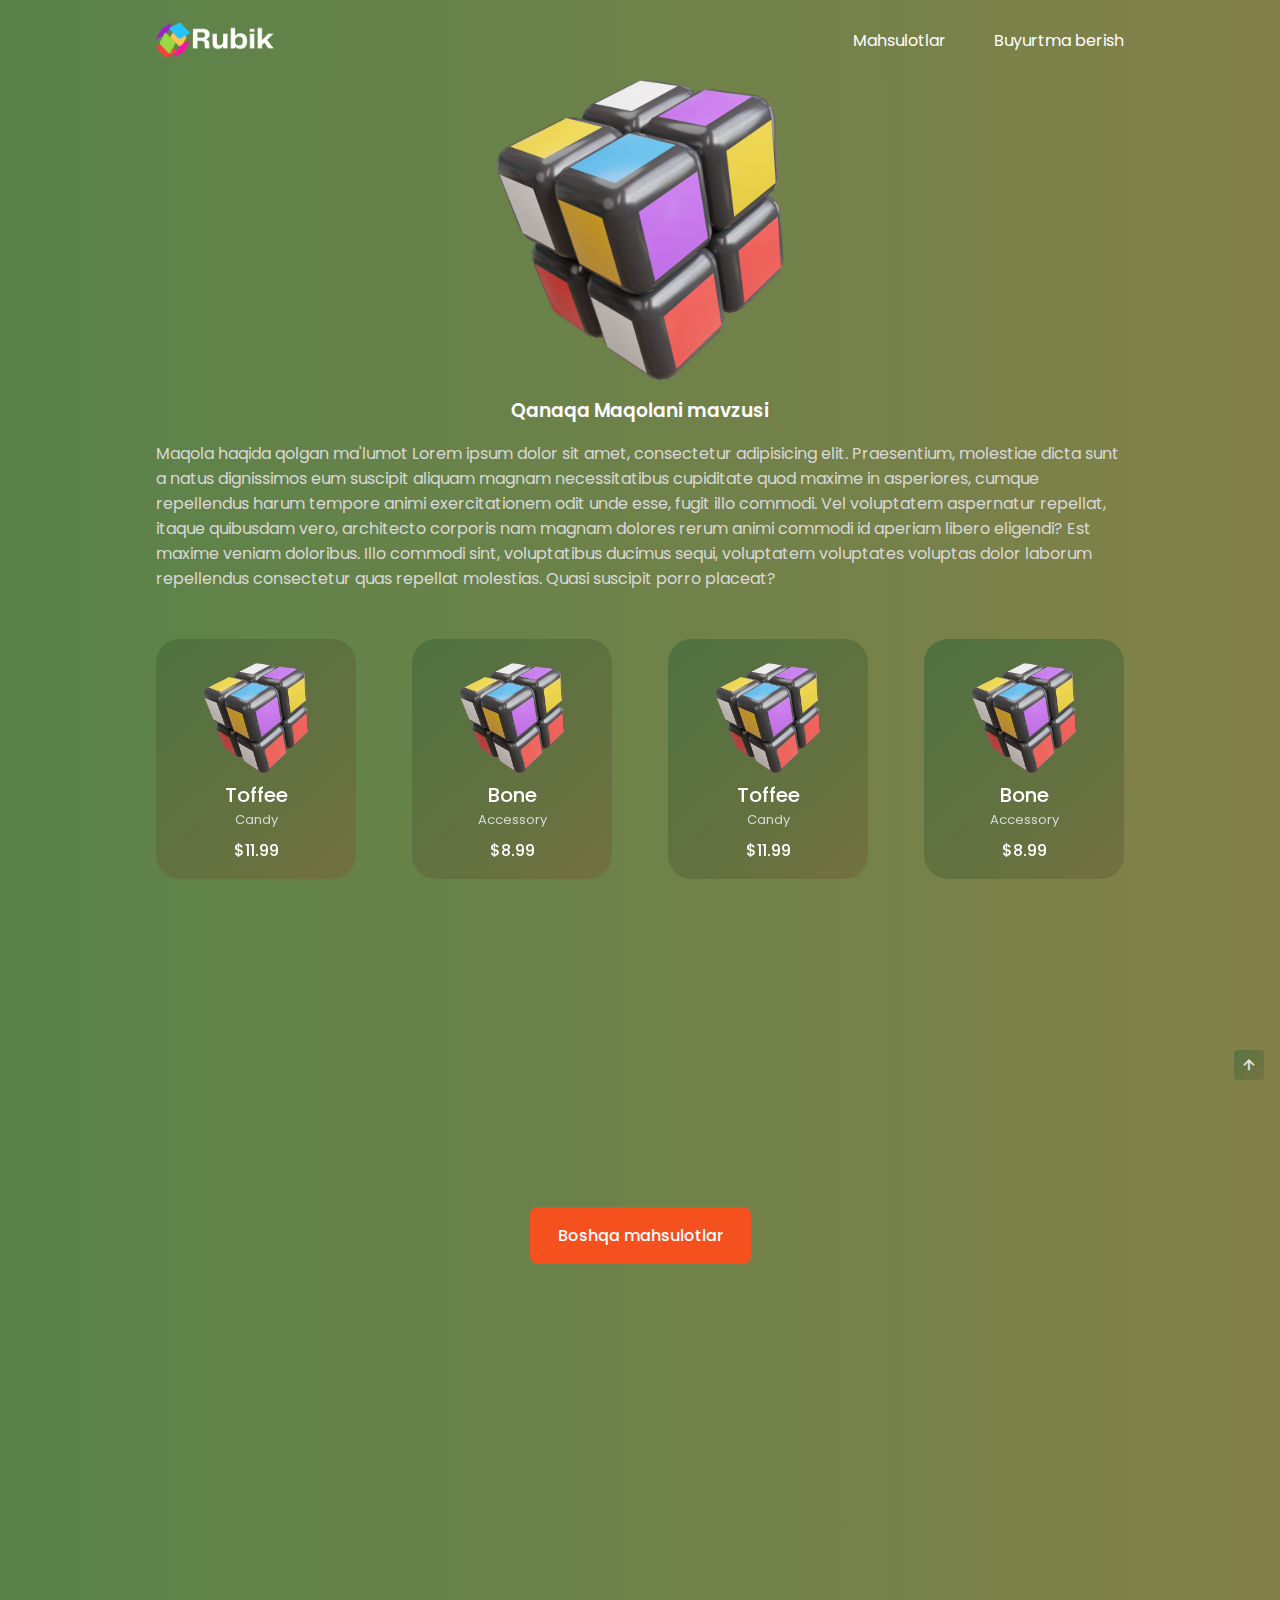
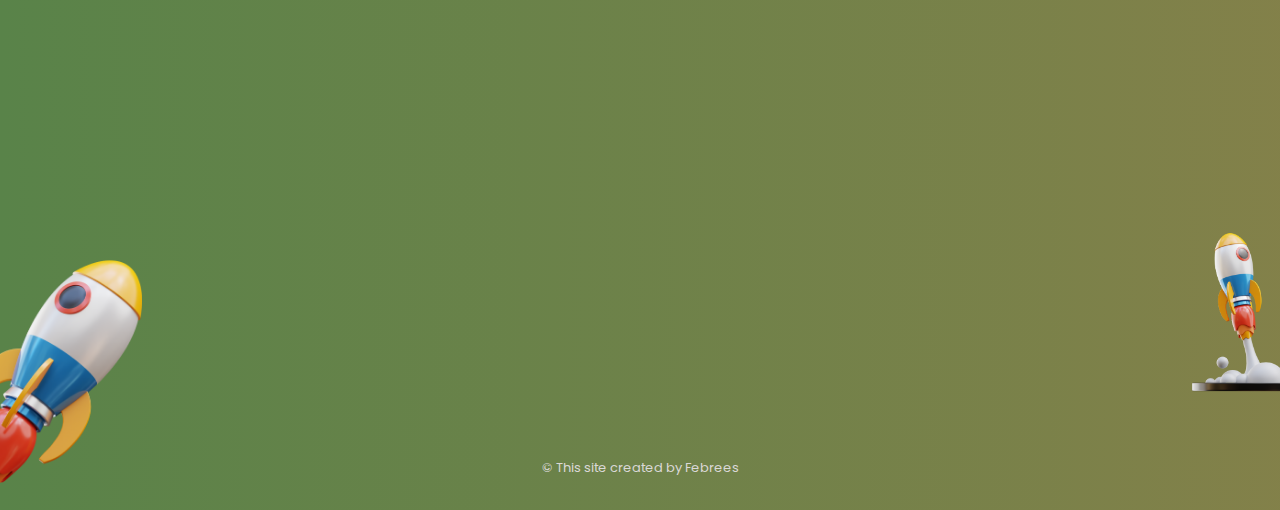
<file: article.html>
<!DOCTYPE html>
    <html lang="en">
    <head>
        <meta charset="UTF-8">
        <meta name="viewport" content="width=device-width, initial-scale=1.0">

        <!--=============== FAVICON ===============-->
        <link rel="shortcut icon" href="assets/img/favicon.png" type="image/x-icon">

        <!--=============== BOXICONS ===============-->
        <link rel="stylesheet" href="https://cdn.jsdelivr.net/npm/boxicons@latest/css/boxicons.min.css">

        <!--=============== SWIPER CSS ===============--> 
        <link rel="stylesheet" href="assets/css/swiper-bundle.min.css">

        <!--=============== CSS ===============--> 
        <link rel="stylesheet" href="assets/css/styles.css">

        <title>AllBox</title>
    </head>
    <body>
         
        <!--==================== HEADER ====================-->
        <header class="header" id="header">
            <nav class="nav container">
                <a href="index.html" class="nav__logo">
                    <img src="assets/img/logo.png" alt="" class="nav__logo-img">
                </a>
                <div class="nav__menu" id="nav-menu">

                    <ul class="nav__list">
                        
                        <li class="nav__item">
                            <a href="#trick" class="nav__link">Mahsulotlar</a>
                        </li>

                        <li class="nav__item">
                            <a href="#about" class="nav__link">Buyurtma berish</a>
                        </li>

                    </ul>

                    <div class="nav__close" id="nav-close">
                        <i class='bx bx-x'></i>
                    </div>

                    <img src="assets/img/nav-img.png" alt="" class="nav__img">
                </div>

                <div class="nav__toggle" id="nav-toggle">
                    <i class='bx bx-grid-alt'></i>
                </div>

            </nav>
        </header>
        <main class="main">
            <div class="article container">
                <img src="assets/img/trick-treat1-img.png" alt="">
                <h3>Qanaqa Maqolani mavzusi</h3>
                <p>Maqola haqida qolgan ma'lumot Lorem ipsum dolor sit amet, consectetur adipisicing elit. Praesentium, molestiae dicta sunt a natus dignissimos eum suscipit aliquam magnam necessitatibus cupiditate quod maxime in asperiores, cumque repellendus harum tempore animi exercitationem odit unde esse, fugit illo commodi. Vel voluptatem aspernatur repellat, itaque quibusdam vero, architecto corporis nam magnam dolores rerum animi commodi id aperiam libero eligendi? Est maxime veniam doloribus. Illo commodi sint, voluptatibus ducimus sequi, voluptatem voluptates voluptas dolor laborum repellendus consectetur quas repellat molestias. Quasi suscipit porro placeat?</p>
                
            </div>

          

           

            <!--==================== TRICK OR TREAT ====================-->
            <section class="section trick " id="trick">

                <div class="trick__container container products-html grid ">
                    <div class="trick__content">
                        <img src="assets/img/trick-treat1-img.png" alt="" class="trick__img">
                        <h3 class="trick__title">Toffee</h3>
                        <span class="trick__subtitle">Candy</span>
                        <span class="trick__price">$11.99</span>
                        <a href="#about" class="button trick__button">
                            <i class='bx bx-cart-alt trick__icon'></i>
                        </a>
                        <button class="button trick__button-read">
                            <i class='bx bx-library'></i>
                        </button>
                    </div>

                    <div class="trick__content">
                        <img src="assets/img/trick-treat2-img.png" alt="" class="trick__img">
                        <h3 class="trick__title">Bone</h3>
                        <span class="trick__subtitle">Accessory</span>
                        <span class="trick__price">$8.99</span>
                        <a href="#about" class="button trick__button">
                            <i class='bx bx-cart-alt trick__icon'></i>
                        </a>
                        <button class="button trick__button-read">
                            <i class='bx bx-library'></i>
                        </button>
                    </div>
                    <div class="trick__content">
                        <img src="assets/img/trick-treat1-img.png" alt="" class="trick__img">
                        <h3 class="trick__title">Toffee</h3>
                        <span class="trick__subtitle">Candy</span>
                        <span class="trick__price">$11.99</span>
                        <a href="#about" class="button trick__button">
                            <i class='bx bx-cart-alt trick__icon'></i>
                        </a>
                        <button class="button trick__button-read">
                            <i class='bx bx-library'></i>
                        </button>
                    </div>

                    <div class="trick__content">
                        <img src="assets/img/trick-treat2-img.png" alt="" class="trick__img">
                        <h3 class="trick__title">Bone</h3>
                        <span class="trick__subtitle">Accessory</span>
                        <span class="trick__price">$8.99</span>
                        <a href="#about" class="button trick__button">
                            <i class='bx bx-cart-alt trick__icon'></i>
                        </a>
                        <button class="button trick__button-read">
                            <i class='bx bx-library'></i>
                        </button>
                    </div>

                    <div class="trick__content">
                        <img src="assets/img/trick-treat3-img.png" alt="" class="trick__img">
                        <h3 class="trick__title">Scarecrow</h3>
                        <span class="trick__subtitle">Accessory</span>
                        <span class="trick__price">$15.99</span>
                        <a href="#about" class="button trick__button">
                            <i class='bx bx-cart-alt trick__icon'></i>
                        </a>
                        <button class="button trick__button-read">
                            <i class='bx bx-library'></i>
                        </button>
                    </div>

                    <div class="trick__content">
                        <img src="assets/img/trick-treat4-img.png" alt="" class="trick__img">
                        <h3 class="trick__title">Candy Cane</h3>
                        <span class="trick__subtitle">Candy</span>
                        <span class="trick__price">$7.99</span>
                        <a href="#about" class="button trick__button">
                            <i class='bx bx-cart-alt trick__icon'></i>
                        </a>
                        <button class="button trick__button-read">
                            <i class='bx bx-library'></i>
                        </button>
                    </div>

                    <div class="trick__content">
                        <img src="assets/img/trick-treat5-img.png" alt="" class="trick__img">
                        <h3 class="trick__title">Pumpkin</h3>
                        <span class="trick__subtitle">Candy</span>
                        <span class="trick__price">$19.99</span>
                        <a href="#about" class="button trick__button">
                            <i class='bx bx-cart-alt trick__icon'></i>
                        </a>
                        <button class="button trick__button-read">
                            <i class='bx bx-library'></i>
                        </button>
                    </div>

                    <div class="trick__content">
                        <img src="assets/img/trick-treat6-img.png" alt="" class="trick__img">
                        <h3 class="trick__title">Ghost</h3>
                        <span class="trick__subtitle">Accessory</span>
                        <span class="trick__price">$17.99</span>
                        <a href="#about" class="button trick__button">
                            <i class='bx bx-cart-alt trick__icon'></i>
                        </a>
                        <button class="button trick__button-read">
                            <i class='bx bx-library'></i>
                        </button>
                    </div>
                </div>              
                <div class="container  others-prod">
                    <a href="products.html" class="button "> Boshqa mahsulotlar</a>
                    
                </div>
            </section>
            
            <!--==================== DISCOUNT ====================-->
            <!-- <section class="section discount">
                <div class="discount__container container grid">
                    <div class="discount__data">
                        <h2 class="discount__title">50% Discount <br> On New Products</h2>
                        <a href="#" class="button">Go to new</a>
                    </div>

                    <img src="assets/img/discount-img.png" alt="" class="discount__img">
                </div>
            </section> -->

            <!--==================== ABOUT ====================-->
            <section class="section about" id="about">
                <div class="about__container container grid">
                    <div class="about__data">
                        <h2 class="section__title about__title">About Halloween <br> Night</h2>
                        <p class="about__description">Night of all the saints, or all the dead, is celebrated on October 31 and it is a 
                            very fun international celebration, this celebration comes from ancient origins, and is already 
                            celebrated by everyone.
                        </p>
                        <a href="#" class="button">Telegram</a>
                    </div>

                    <img src="assets/img/about-img.png" alt="" class="about__img">
                </div>
            </section>
    <!--==================== FOOTER ====================-->
            <footer class="footer section">
    <div class="footer__container container grid">
        <div class="footer__content">
            <a href="#" class="footer__logo">
                <img src="assets/img/logo.png" alt="" class="footer__logo-img">
                
            </a>

            <p class="footer__description">Har lahzani yanada maroqliroq<br> o‘tkazing..</p>
            
            <div class="footer__social">
                <a href="https://t.me/allboxuz" target="_blank" class="footer__social-link">
                    <i class='bx bx bxl-telegram'></i>
                </a>
                <a href="http://www.instagram.com/allbox.uz" target="_blank" class="footer__social-link">
                    <i class='bx bxl-instagram' ></i>
                </a>
                <a href="tel:+998977123456" target="_blank" class="footer__social-link">
                    <i class='bx bx-phone' ></i>
                </a>
            </div>
        </div>

        <div class="footer__content">
            <h3 class="footer__title">About</h3>
            
            <ul class="footer__links">
                <li>
                    <a href="#" class="footer__link">About Us</a>
                </li>
                <li>
                    <a href="#" class="footer__link">Features</a>
                </li>
                <li>
                    <a href="#" class="footer__link">News</a>
                </li>
            </ul>
        </div>

        <div class="footer__content">
            <h3 class="footer__title">Our Services</h3>
            
            <ul class="footer__links">
                <li>
                    <a href="#" class="footer__link">Pricing</a>
                </li>
                <li>
                    <a href="#" class="footer__link">Discounts</a>
                </li>
                <li>
                    <a href="#" class="footer__link">Shipping mode</a>
                </li>
            </ul>
        </div>

        <div class="footer__content">
            <h3 class="footer__title">Bizning e-do'konimiz</h3>
            
            <ul class="footer__links">
                <li>
                    <a href="#" class="footer__link">Blog</a>
                </li>
                <li>
                    <a href="#" class="footer__link">Biz Haqimizda</a>
                </li>
                <li>
                    <!-- <a href="#" class="footer__link">Our mision</a> -->
                </li>
            </ul>
        </div>
    </div>
    <a href="#!"class="footer__copy">&#169; This site created by Febrees</a>

    <img src="assets/img/footer1-img.png" alt="" class="footer__img-one">
    <img src="assets/img/footer2-img.png" alt="" class="footer__img-two">
                </footer>



            <!--=============== SCROLL UP ===============-->
            <a href="#" class="scrollup" id="scroll-up">
                <i class='bx bx-up-arrow-alt scrollup__icon'></i>
            </a>
        
        <!--=============== SCROLL REVEAL ===============-->
        <script src="assets/js/scrollreveal.min.js"></script>

        <!--=============== SWIPER JS ===============-->
        <script src="assets/js/swiper-bundle.min.js"></script>
        
        <!--=============== MAIN JS ===============-->
        <script src="assets/js/main.js"></script>
    </body>
</html>
</file>
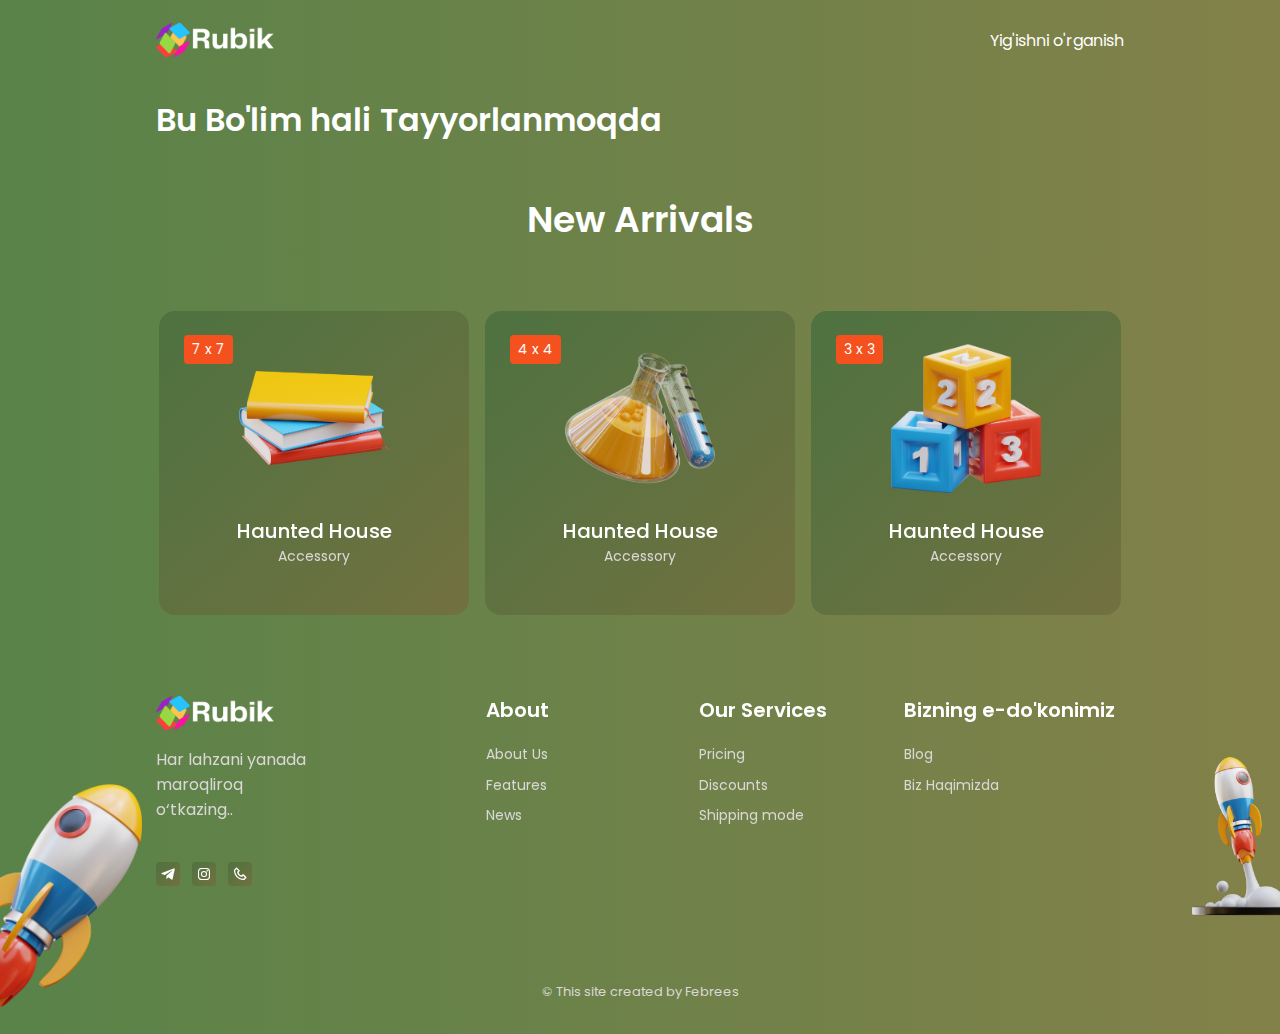
<file: howto.html>
<!DOCTYPE html>
    <html lang="en">
    <head>
        <meta charset="UTF-8">
        <meta name="viewport" content="width=device-width, initial-scale=1.0">

        <!--=============== FAVICON ===============-->
        <link rel="shortcut icon" href="assets/img/favicon.png" type="image/x-icon">

        <!--=============== BOXICONS ===============-->
        <link rel="stylesheet" href="https://cdn.jsdelivr.net/npm/boxicons@latest/css/boxicons.min.css">

        <!--=============== SWIPER CSS ===============--> 
        <link rel="stylesheet" href="assets/css/swiper-bundle.min.css">

        <!--=============== CSS ===============--> 
        <link rel="stylesheet" href="assets/css/styles.css">

        <title>AllBox</title>
    </head>
    <body>
         
        <!--==================== HEADER ====================-->
        <header class="header" id="header">
            <nav class="nav container">
                <a href="index.html" class="nav__logo">
                    <img src="assets/img/logo.png" alt="" class="nav__logo-img">
                </a>
                <div class="nav__menu" id="nav-menu">

                    <ul class="nav__list">
                        
           

                        <li class="nav__item">
                            <a href="#new" class="nav__link">Yig'ishni o'rganish</a>
                        </li>



                    </ul>

                    <div class="nav__close" id="nav-close">
                        <i class='bx bx-x'></i>
                    </div>

                    <img src="assets/img/nav-img.png" alt="" class="nav__img">
                </div>

                <div class="nav__toggle" id="nav-toggle">
                    <i class='bx bx-grid-alt'></i>
                </div>

            </nav>
        </header>

        <!-- mana shutga yig'ish haqida ma'lumit, In this area you can write block about how to -->
        <div class="howTo container">
            <h1>Bu Bo'lim hali Tayyorlanmoqda</h1>
        </div>
            
            <!--==================== DISCOUNT ====================-->
            <!-- <section class="section discount">
                <div class="discount__container container grid">
                    <div class="discount__data">
                        <h2 class="discount__title">50% Discount <br> On New Products</h2>
                        <a href="#" class="button">Go to new</a>
                    </div>

                    <img src="assets/img/discount-img.png" alt="" class="discount__img">
                </div>
            </section> -->

            <!--==================== NEW ARRIVALS ====================-->
            <section class="section new" id="new">
                <h2 class="section__title">New Arrivals</h2>

                <div class="new__container container">
                    <div class="swiper new-swiper">
                        <div class="swiper-wrapper">
                            <div class="new__content swiper-slide">
                                <div class="new__tag"> 4 x 4</div>
                                <img src="assets/img/new1-img.png" alt="" class="new__img">
                                <a href="howto.html"><h3 class="new__title">Haunted House</h3></a>
                                <span class="new__subtitle">Accessory</span>                          
                                <a href="howto.html" class="button new__button">
                                    <i class='bx bx-book-reader'></i>
                                </a>
                            </div>
        
                            <div class="new__content swiper-slide">
                                <div class="new__tag">3 x 3</div>
                                <img src="assets/img/new2-img.png" alt="" class="new__img">
                                <a href="howto.html"><h3 class="new__title">Haunted House</h3></a>
                                <span class="new__subtitle">Accessory</span>        

                                <a href="howto.html" class="button new__button">
                                    <i class='bx bx-book-reader'></i>
                                </a>
                            </div>
        
                            <div class="new__content swiper-slide">
                                <div class="new__tag">5 x 5</div>
                                <img src="assets/img/new3-img.png" alt="" class="new__img">
                                <a href="howto.html"><h3 class="new__title">Haunted House</h3></a>
                                <span class="new__subtitle">Accessory</span>
        

                                <a href="howto.html" class="button new__button">
                                    <i class='bx bx-cart-alt new__icon'></i>
                                </a>
                            </div>
        
                            <div class="new__content swiper-slide">
                                <div class="new__tag">6 x 6</div>
                                <img src="assets/img/new4-img.png" alt="" class="new__img">
                                <a href="howto.html"><h3 class="new__title">Haunted House</h3></a>
                                <span class="new__subtitle">Accessory</span>
        

                                <a href="howto.html" class="button new__button">
                                    <i class='bx bx-book-reader'></i>
                                </a>
                            </div>
        
                            <div class="new__content swiper-slide">
                                <div class="new__tag"> 7 x 7</div>
                                <img src="assets/img/new5-img.png" alt="" class="new__img">
                                <a href="howto.html"><h3 class="new__title">Haunted House</h3></a>
                                <span class="new__subtitle">Accessory</span>
        

                                <a href="howto.html" class="button new__button">
                                    <i class='bx bx-book-reader'></i>
                                </a>
                            </div>
        
                            <div class="new__content swiper-slide">
                                <div class="new__tag"> 7 x 7</div>
                                <img src="assets/img/new6-img.png" alt="" class="new__img">
                                <a href="howto.html"><h3 class="new__title">Haunted House</h3></a>
                                <span class="new__subtitle">Accessory</span>        

                                <a href="howto.html" class="button new__button">
                                    <i class='bx bx-book-reader'></i>
                                </a>
                            </div>
                        </div>
                    </div>
                </div>
            </section>


        <!--==================== FOOTER ====================-->
        <footer class="footer section">
            <div class="footer__container container grid">
                <div class="footer__content">
                    <a href="#" class="footer__logo">
                        <img src="assets/img/logo.png" alt="" class="footer__logo-img">
                        
                    </a>

                    <p class="footer__description">Har lahzani yanada maroqliroq<br> o‘tkazing..</p>
                    
                    <div class="footer__social">
                        <a href="https://t.me/allboxuz" target="_blank" class="footer__social-link">
                            <i class='bx bx bxl-telegram'></i>
                        </a>
                        <a href="http://www.instagram.com/allbox.uz" target="_blank" class="footer__social-link">
                            <i class='bx bxl-instagram' ></i>
                        </a>
                        <a href="tel:+998977123456" target="_blank" class="footer__social-link">
                            <i class='bx bx-phone' ></i>
                        </a>
                    </div>
                </div>

                <div class="footer__content">
                    <h3 class="footer__title">About</h3>
                    
                    <ul class="footer__links">
                        <li>
                            <a href="#" class="footer__link">About Us</a>
                        </li>
                        <li>
                            <a href="#" class="footer__link">Features</a>
                        </li>
                        <li>
                            <a href="#" class="footer__link">News</a>
                        </li>
                    </ul>
                </div>

                <div class="footer__content">
                    <h3 class="footer__title">Our Services</h3>
                    
                    <ul class="footer__links">
                        <li>
                            <a href="#" class="footer__link">Pricing</a>
                        </li>
                        <li>
                            <a href="#" class="footer__link">Discounts</a>
                        </li>
                        <li>
                            <a href="#" class="footer__link">Shipping mode</a>
                        </li>
                    </ul>
                </div>

                <div class="footer__content">
                    <h3 class="footer__title">Bizning e-do'konimiz</h3>
                    
                    <ul class="footer__links">
                        <li>
                            <a href="#" class="footer__link">Blog</a>
                        </li>
                        <li>
                            <a href="#" class="footer__link">Biz Haqimizda</a>
                        </li>
                        <li>
                            <!-- <a href="#" class="footer__link">Our mision</a> -->
                        </li>
                    </ul>
                </div>
            </div>
            <a href="#!"class="footer__copy">&#169; This site created by Febrees</a>

            <img src="assets/img/footer1-img.png" alt="" class="footer__img-one">
            <img src="assets/img/footer2-img.png" alt="" class="footer__img-two">
        </footer>

            <!--=============== SCROLL UP ===============-->
            <a href="#" class="scrollup" id="scroll-up">
                <i class='bx bx-up-arrow-alt scrollup__icon'></i>
            </a>
        
        <!--=============== SCROLL REVEAL ===============-->
        <script src="assets/js/scrollreveal.min.js"></script>

        <!--=============== SWIPER JS ===============-->
        <script src="assets/js/swiper-bundle.min.js"></script>
        
        <!--=============== MAIN JS ===============-->
        <script src="assets/js/main.js"></script>
    </body>
</html>
</file>
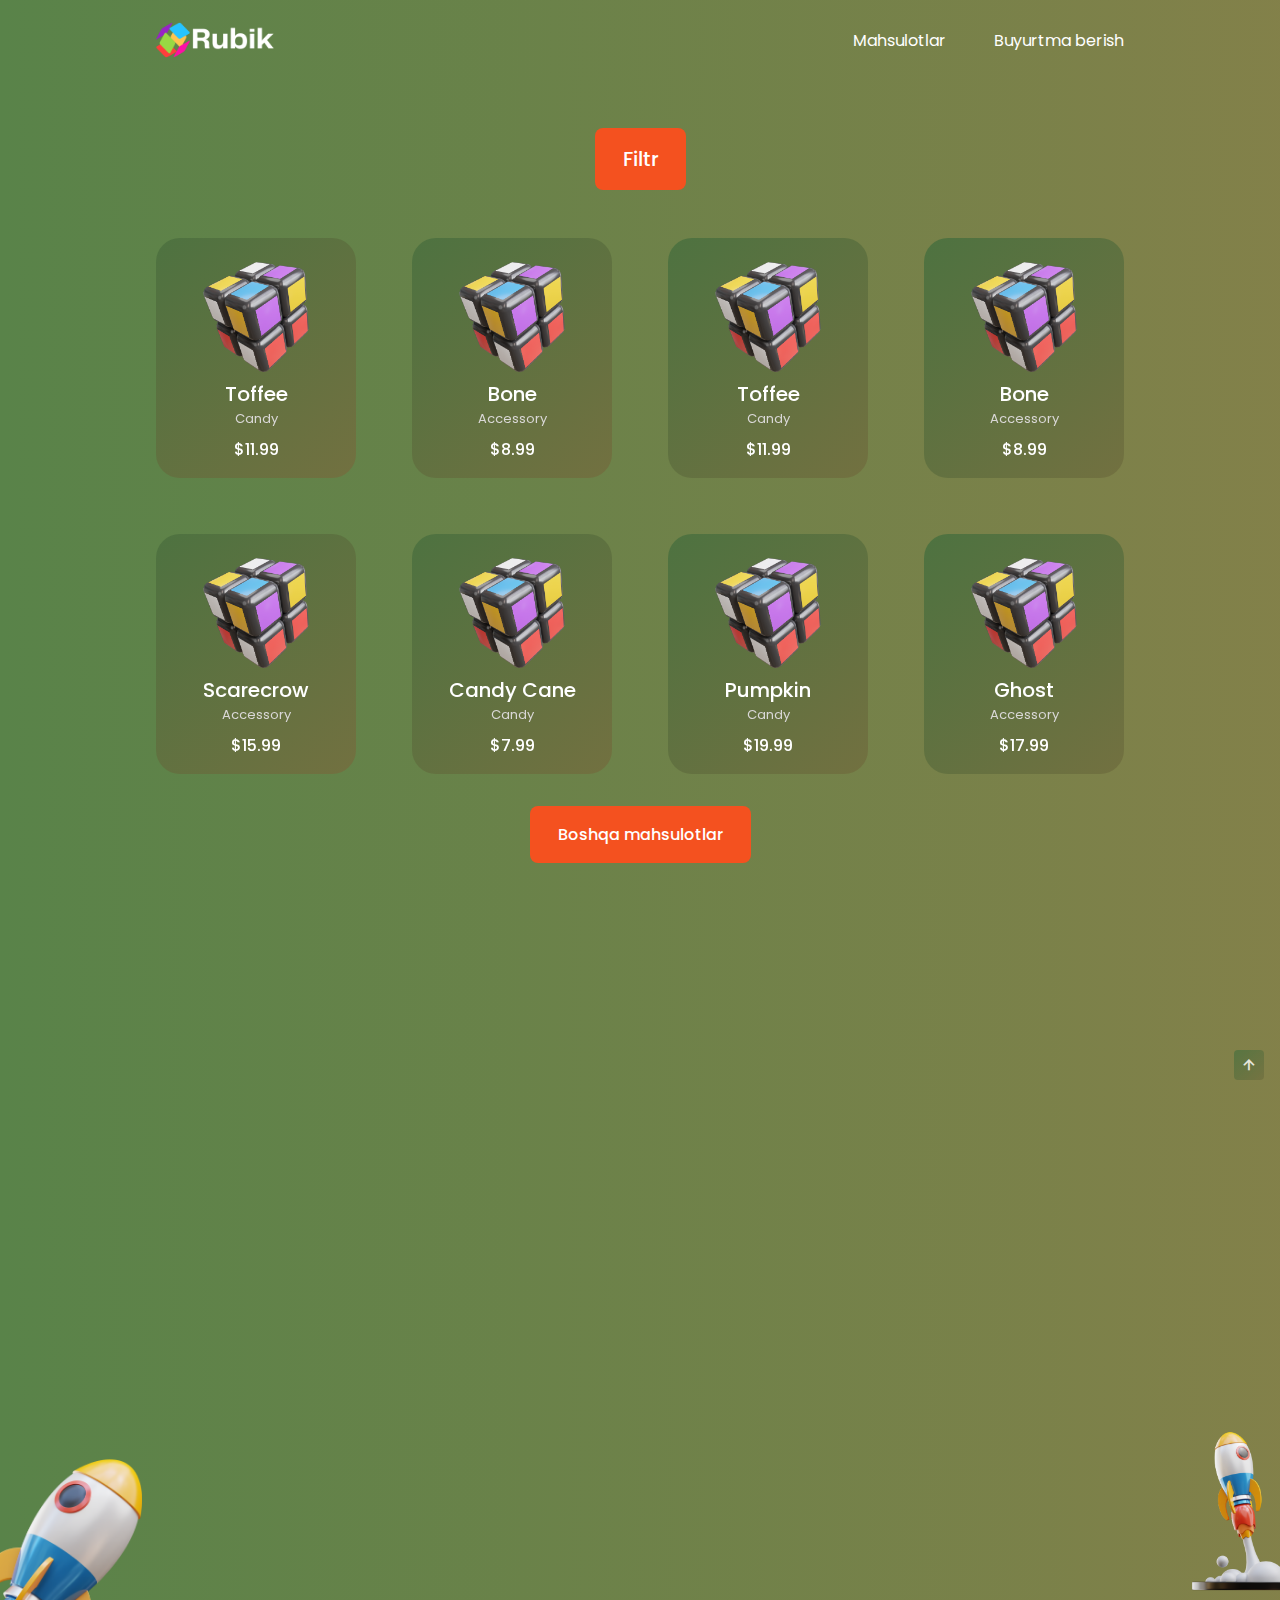
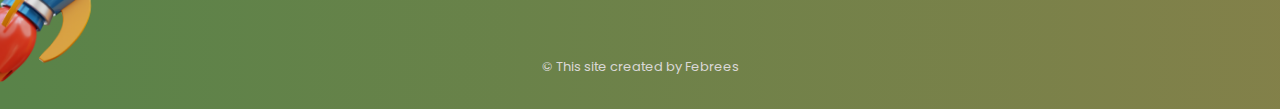
<file: products.html>
<!DOCTYPE html>
    <html lang="en">
    <head>
        <meta charset="UTF-8">
        <meta name="viewport" content="width=device-width, initial-scale=1.0">

        <!--=============== FAVICON ===============-->
        <link rel="shortcut icon" href="assets/img/favicon.png" type="image/x-icon">

        <!--=============== BOXICONS ===============-->
        <link rel="stylesheet" href="https://cdn.jsdelivr.net/npm/boxicons@latest/css/boxicons.min.css">

        <!--=============== SWIPER CSS ===============--> 
        <link rel="stylesheet" href="assets/css/swiper-bundle.min.css">

        <!--=============== CSS ===============--> 
        <link rel="stylesheet" href="assets/css/styles.css">

        <title>AllBox</title>
    </head>
    <body>
         
        <!--==================== HEADER ====================-->
        <header class="header" id="header">
            <nav class="nav container">
                <a href="index.html" class="nav__logo">
                    <img src="assets/img/logo.png" alt="" class="nav__logo-img">
                </a>
                <div class="nav__menu" id="nav-menu">

                    <ul class="nav__list">
                        
                        <li class="nav__item">
                            <a href="#trick" class="nav__link">Mahsulotlar</a>
                        </li>

                        <li class="nav__item">
                            <a href="#about" class="nav__link">Buyurtma berish</a>
                        </li>

                    </ul>

                    <div class="nav__close" id="nav-close">
                        <i class='bx bx-x'></i>
                    </div>

                    <img src="assets/img/nav-img.png" alt="" class="nav__img">
                </div>

                <div class="nav__toggle" id="nav-toggle">
                    <i class='bx bx-grid-alt'></i>
                </div>

            </nav>
        </header>
        <!-- About products -->
        <div class="about_pro">
            <div class="about_products">
                <h3 class="section__title">Qanaqadur Puzzle</h3>
                <div class="about_products--content">
                    <p>ma'lumoti uzun Lorem ipsum dolor, sit amet consectetur adipisicing elit. Enim doloribus optio ipsa voluptates? Ullam harum commodi qui pariatur odio architecto eius, similique sunt, eaque molestiae omnis dicta officia hic magnam beatae accusantium blanditiis reiciendis numquam sapiente vel nostrum quasi. Veniam, dicta rerum hic aspernatur minus earum minima iusto consectetur consequatur et aut quo error officiis nobis labore maiores deserunt excepturi beatae consequuntur, nisi ex ipsa. Officia aliquid praesentium tempora totam odit molestiae. Harum enim temporibus at nostrum recusandae minus est quis sint libero natus? Quisquam debitis perferendis fuga, officia similique quis exercitationem, molestiae eligendi eaque numquam fugit incidunt iure illo?</p>
                    <img src="assets/img/rubik.png" alt="">
                </div>
                <i class='bx bxs-x-square exit'></i>
            </div>
        </div>
        <main class="main">
            <div class="filtr--cont">
                <h4 class="button filtr__theme">Filtr</h4>
                
            </div>
            <div class="filtr">
                <form action="">
                    <div class="inputBox">
                        <input type="text" required='required'>
                        <span>Qidiruv</span>
                    </div>
                </form>
                <div class="filtr--type">
                    <h4>Turi:</h4>
                    <input type="button" value="Turini tanlash uchun bosing" class="types--button">
                    <div class="filtr--type__all">
                        <p class="type checked">
                            <span></span>
                            2 x 2                           
                        </p>
                        <p class="type">
                            <span></span>
                            2 x 2                           
                        </p>
                        <p class="type">
                            <span></span>
                            2 x 2                           
                        </p>
                        <p class="type">
                            <span></span>
                            2 x 2                           
                        </p>
                        <p class="type">
                            <span></span>
                            2 x 2                           
                        </p>
                        <p class="type">
                            <span></span>
                            2 x 2                           
                        </p>
                        <p class="type">
                            <span></span>
                            2 x 2                           
                        </p>
                        <p class="type">
                            <span></span>
                            2 x 2                           
                        </p>
                        <p class="type">
                            <span></span>
                            2 x 2                           
                        </p>
                        <p class="type">
                            <span></span>
                            2 x 2                           
                        </p>
                        <p class="type">
                            <span></span>
                            2 x 2                           
                        </p>
                        <p class="type">
                            <span></span>
                            2 x 2                           
                        </p>
                    </div>
                </div>
               
                <div class="filtr--type">
                    <h4>Tipi:</h4>
                    <input type="button" value="Tipini tanlash uchun bosing" class="types--button">
                    <div class="filtr--type__all">
                        <p class="type checked">
                            <span></span>
                            Magnitli                      
                        </p>
                        <p class="type">
                            <span></span>
                            Magnitsiz                           
                        </p>
                        <p class="type">
                            <span></span>
                            Megamiks                        
                        </p>
                        <p class="type">
                            <span></span>
                            Piramiks                         
                        </p>
                        <p class="type">
                            <span></span>
                            Mirror                         
                        </p>
                        
                    </div>
                </div>
                <div class="filtr--type">
                    <div class="filtr--type__all open-check">
                        <p class="type checked">
                            <span></span>
                            Aksesuarlar                      
                        </p>
                        <p class="type">
                            <span></span>
                            Boshqalar                          
                        </p>
                        <p class="type">
                            <span></span>
                            Smazkalar                         
                        </p>
                        
                        
                    </div>
                </div>
                <div class="filts-se">
                    <div class="filtr-save">
                        <i class='bx bx-check'></i>
                        <h4>Saqlash</h4>
                    </div>
                    <div class="filtr-exit">
                        <i class='bx bx-x' ></i>
                    </div>

                </div>
            </div>

          

           

            <!--==================== TRICK OR TREAT ====================-->
            <section class="section trick " id="trick">

                <div class="trick__container container products-html grid ">
                    <div class="trick__content">
                        <img src="assets/img/trick-treat1-img.png" alt="" class="trick__img">
                        <h3 class="trick__title">Toffee</h3>
                        <span class="trick__subtitle">Candy</span>
                        <span class="trick__price">$11.99</span>
                        <a href="#about" class="button trick__button">
                            <i class='bx bx-cart-alt trick__icon'></i>
                        </a>
                        <button class="button trick__button-read">
                            <i class='bx bx-library'></i>
                        </button>
                    </div>

                    <div class="trick__content">
                        <img src="assets/img/trick-treat2-img.png" alt="" class="trick__img">
                        <h3 class="trick__title">Bone</h3>
                        <span class="trick__subtitle">Accessory</span>
                        <span class="trick__price">$8.99</span>
                        <a href="#about" class="button trick__button">
                            <i class='bx bx-cart-alt trick__icon'></i>
                        </a>
                        <button class="button trick__button-read">
                            <i class='bx bx-library'></i>
                        </button>
                    </div>
                    <div class="trick__content">
                        <img src="assets/img/trick-treat1-img.png" alt="" class="trick__img">
                        <h3 class="trick__title">Toffee</h3>
                        <span class="trick__subtitle">Candy</span>
                        <span class="trick__price">$11.99</span>
                        <a href="#about" class="button trick__button">
                            <i class='bx bx-cart-alt trick__icon'></i>
                        </a>
                        <button class="button trick__button-read">
                            <i class='bx bx-library'></i>
                        </button>
                    </div>

                    <div class="trick__content">
                        <img src="assets/img/trick-treat2-img.png" alt="" class="trick__img">
                        <h3 class="trick__title">Bone</h3>
                        <span class="trick__subtitle">Accessory</span>
                        <span class="trick__price">$8.99</span>
                        <a href="#about" class="button trick__button">
                            <i class='bx bx-cart-alt trick__icon'></i>
                        </a>
                        <button class="button trick__button-read">
                            <i class='bx bx-library'></i>
                        </button>
                    </div>

                    <div class="trick__content">
                        <img src="assets/img/trick-treat3-img.png" alt="" class="trick__img">
                        <h3 class="trick__title">Scarecrow</h3>
                        <span class="trick__subtitle">Accessory</span>
                        <span class="trick__price">$15.99</span>
                        <a href="#about" class="button trick__button">
                            <i class='bx bx-cart-alt trick__icon'></i>
                        </a>
                        <button class="button trick__button-read">
                            <i class='bx bx-library'></i>
                        </button>
                    </div>

                    <div class="trick__content">
                        <img src="assets/img/trick-treat4-img.png" alt="" class="trick__img">
                        <h3 class="trick__title">Candy Cane</h3>
                        <span class="trick__subtitle">Candy</span>
                        <span class="trick__price">$7.99</span>
                        <a href="#about" class="button trick__button">
                            <i class='bx bx-cart-alt trick__icon'></i>
                        </a>
                        <button class="button trick__button-read">
                            <i class='bx bx-library'></i>
                        </button>
                    </div>

                    <div class="trick__content">
                        <img src="assets/img/trick-treat5-img.png" alt="" class="trick__img">
                        <h3 class="trick__title">Pumpkin</h3>
                        <span class="trick__subtitle">Candy</span>
                        <span class="trick__price">$19.99</span>
                        <a href="#about" class="button trick__button">
                            <i class='bx bx-cart-alt trick__icon'></i>
                        </a>
                        <button class="button trick__button-read">
                            <i class='bx bx-library'></i>
                        </button>
                    </div>

                    <div class="trick__content">
                        <img src="assets/img/trick-treat6-img.png" alt="" class="trick__img">
                        <h3 class="trick__title">Ghost</h3>
                        <span class="trick__subtitle">Accessory</span>
                        <span class="trick__price">$17.99</span>
                        <a href="#about" class="button trick__button">
                            <i class='bx bx-cart-alt trick__icon'></i>
                        </a>
                        <button class="button trick__button-read">
                            <i class='bx bx-library'></i>
                        </button>
                    </div>
                </div>              
                <div class="container  others-prod">
                    <h4 class="button "> Boshqa mahsulotlar</h4>
                    
                </div>
            </section>
            
            <!--==================== DISCOUNT ====================-->
            <!-- <section class="section discount">
                <div class="discount__container container grid">
                    <div class="discount__data">
                        <h2 class="discount__title">50% Discount <br> On New Products</h2>
                        <a href="#" class="button">Go to new</a>
                    </div>

                    <img src="assets/img/discount-img.png" alt="" class="discount__img">
                </div>
            </section> -->

            <!--==================== ABOUT ====================-->
            <section class="section about" id="about">
                <div class="about__container container grid">
                    <div class="about__data">
                        <h2 class="section__title about__title">About Halloween <br> Night</h2>
                        <p class="about__description">Night of all the saints, or all the dead, is celebrated on October 31 and it is a 
                            very fun international celebration, this celebration comes from ancient origins, and is already 
                            celebrated by everyone.
                        </p>
                        <a href="#" class="button">Telegram</a>
                    </div>

                    <img src="assets/img/about-img.png" alt="" class="about__img">
                </div>
            </section>
    <!--==================== FOOTER ====================-->
            <footer class="footer section">
    <div class="footer__container container grid">
        <div class="footer__content">
            <a href="#" class="footer__logo">
                <img src="assets/img/logo.png" alt="" class="footer__logo-img">
                
            </a>

            <p class="footer__description">Har lahzani yanada maroqliroq<br> o‘tkazing..</p>
            
            <div class="footer__social">
                <a href="https://t.me/allboxuz" target="_blank" class="footer__social-link">
                    <i class='bx bx bxl-telegram'></i>
                </a>
                <a href="http://www.instagram.com/allbox.uz" target="_blank" class="footer__social-link">
                    <i class='bx bxl-instagram' ></i>
                </a>
                <a href="tel:+998977123456" target="_blank" class="footer__social-link">
                    <i class='bx bx-phone' ></i>
                </a>
            </div>
        </div>

        <div class="footer__content">
            <h3 class="footer__title">About</h3>
            
            <ul class="footer__links">
                <li>
                    <a href="#" class="footer__link">About Us</a>
                </li>
                <li>
                    <a href="#" class="footer__link">Features</a>
                </li>
                <li>
                    <a href="#" class="footer__link">News</a>
                </li>
            </ul>
        </div>

        <div class="footer__content">
            <h3 class="footer__title">Our Services</h3>
            
            <ul class="footer__links">
                <li>
                    <a href="#" class="footer__link">Pricing</a>
                </li>
                <li>
                    <a href="#" class="footer__link">Discounts</a>
                </li>
                <li>
                    <a href="#" class="footer__link">Shipping mode</a>
                </li>
            </ul>
        </div>

        <div class="footer__content">
            <h3 class="footer__title">Bizning e-do'konimiz</h3>
            
            <ul class="footer__links">
                <li>
                    <a href="#" class="footer__link">Blog</a>
                </li>
                <li>
                    <a href="#" class="footer__link">Biz Haqimizda</a>
                </li>
                <li>
                    <!-- <a href="#" class="footer__link">Our mision</a> -->
                </li>
            </ul>
        </div>
    </div>
    <a href="#!"class="footer__copy">&#169; This site created by Febrees</a>

    <img src="assets/img/footer1-img.png" alt="" class="footer__img-one">
    <img src="assets/img/footer2-img.png" alt="" class="footer__img-two">
                </footer>



            <!--=============== SCROLL UP ===============-->
            <a href="#" class="scrollup" id="scroll-up">
                <i class='bx bx-up-arrow-alt scrollup__icon'></i>
            </a>
        
        <!--=============== SCROLL REVEAL ===============-->
        <script src="assets/js/scrollreveal.min.js"></script>

        <!--=============== SWIPER JS ===============-->
        <script src="assets/js/swiper-bundle.min.js"></script>
        
        <!--=============== MAIN JS ===============-->
        <script src="assets/js/main.js"></script>
    </body>
</html>
</file>
<file: assets/css/styles.css>
/*=============== GOOGLE FONTS ===============*/
@import url('https://fonts.googleapis.com/css2?family=Poppins:wght@400;500;600;900&display=swap');

/*=============== VARIABLES CSS ===============*/
:root {
  --header-height: 3.5rem;

  /*========== Colors ==========*/
  --hue: 14;
  --first-color: hsl(var(--hue), 91%, 54%);
  --first-color-alt: #f4420b;
  --title-color: hsl(var(--hue), 4%, 100%);
  --text-color: hsl(var(--hue), 4%, 85%);
  --text-color-light: hsl(var(--hue), 4%, 55%);

  /*Green gradient*/
  --body-color: linear-gradient(90deg, #598349 0%, hsl(58, 28%, 40%) 100%);
  --container-color: linear-gradient(136deg, hsl(104, 28%, 35%) 0%, hsl(58, 28%, 35%) 100%);
  
  /*Red gradient*/
  /* --body-color: linear-gradient(90deg, hsl(360, 28%, 40%) 0%, hsl(18, 28%, 40%) 100%);
  --container-color: linear-gradient(136deg, hsl(360, 28%, 35%) 0%, hsl(18, 28%, 35%) 100%); */

  /*Black solid*/
  /* --body-color: hsl(30, 8%, 8%);
  --container-color: hsl(30, 8%, 10%); */

  /*========== Font and typography ==========*/
  --body-font: 'Poppins', sans-serif;
  --biggest-font-size: 2rem;
  --h1-font-size: 1.5rem;
  --h2-font-size: 1.25rem;
  --h3-font-size: 1rem;
  --normal-font-size: .938rem;
  --small-font-size: .813rem;
  --smaller-font-size: .75rem;

  /*========== Font weight ==========*/
  --font-medium: 500;
  --font-semi-bold: 600;
  --font-black: 900;

  /*========== Margenes Bottom ==========*/
  --mb-0-25: .25rem;
  --mb-0-5: .5rem;
  --mb-0-75: .75rem;
  --mb-1: 1rem;
  --mb-1-5: 1.5rem;
  --mb-2: 2rem;
  --mb-2-5: 2.5rem;

  /*========== z index ==========*/
  --z-tooltip: 10;
  --z-fixed: 100;
}

/* Responsive typography */
@media screen and (min-width: 992px) {
  :root {
    --biggest-font-size: 4rem;
    --h1-font-size: 2.25rem;
    --h2-font-size: 1.5rem;
    --h3-font-size: 1.25rem;
    --normal-font-size: 1rem;
    --small-font-size: .875rem;
    --smaller-font-size: .813rem;
  }
}

/*=============== BASE ===============*/
*{
  box-sizing: border-box;
  padding: 0;
  margin: 0;
}

html{
  scroll-behavior: smooth;
}

body{
  position: relative;
  margin: var(--header-height) 0 0 0;
  font-family: var(--body-font);
  font-size: var(--normal-font-size);
  background: var(--body-color);
  color: var(--text-color);
}

h1,h2,h3,h4{
  color: var(--title-color);
  font-weight: var(--font-semi-bold);
}

ul{
  list-style: none;
}

a{
  text-decoration: none;
}

img{
  max-width: 100%;
  height: auto;
}

button,
input{
  border: none;
  outline: none;
}

button{
  cursor: pointer;
  font-family: var(--body-font);
  font-size: var(--normal-font-size);
}

/*=============== REUSABLE CSS CLASSES ===============*/
.section{
  padding: 4.5rem 0 2rem;
}

.section__title{
  width: 100%;
  font-size: var(--h2-font-size);
  margin-bottom: var(--mb-2);
  text-align: center;
}

/*=============== LAYOUT ===============*/
.container{
  max-width: 968px;
  margin-left: var(--mb-1-5);
  margin-right: var(--mb-1-5);
}

.grid{
  display: grid;
}

.main{
  overflow: hidden; /*For animation*/
  position: relative;
}

/*=============== HEADER ===============*/
.header{
  width: 100%;
  background: var(--body-color); 
  position: fixed;
  top: 0;
  left: 0;
  z-index: var(--z-fixed);
}

/*=============== NAV ===============*/
.nav{
  height: var(--header-height);
  display: flex;
  justify-content: space-between;
  align-items: center;
}

.nav__logo{
  display: flex;
  align-items: center;
  column-gap: .5rem;
  font-weight: var(--font-medium);
}

.nav__logo-img{
  width: 120px;
  object-fit: contain;
}

.nav__link,
.nav__logo,
.nav__toggle,
.nav__close{
  color: var(--title-color);
}

.nav__toggle{
  font-size: 1.25rem;
  cursor: pointer;
}

@media screen and (max-width: 767px){
  
  .nav__menu{
    position: fixed;
    width: 100%;
    background: var(--container-color);
    top: -150%;
    left: 0;
    padding: 3.5rem 0;
    transition: .4s;
    z-index: var(--z-fixed);
    border-radius: 0 0 1.5rem 1.5rem;
  }
}

.nav__img{
  width: 100px;
  position: absolute;
  top: 0;
  left: 0;
}

.nav__close{
  font-size: 1.8rem;
  position: absolute;
  top: .5rem;
  right: .7rem;
  cursor: pointer;
}

.nav__list{
  display: flex;
  flex-direction: column;
  align-items: center;
  row-gap: 1.5rem;
}

.nav__link{
  text-transform: uppercase;
  font-weight: var(--font-black);
  transition: .4s;
}

.nav__link:hover{
  color: var(--text-color);
}

/* Show menu */
.show-menu{
  top: 0;
}

/* Change background header */
.scroll-header{
  background: var(--container-color);
}

/* Active link */
.active-link{
  position: relative;
}

.active-link::before{
  content: '';
  position: absolute;
  bottom: -.75rem;
  left: 45%;
  width: 5px;
  height: 5px;
  background-color: var(--title-color);
  border-radius: 50%;
}

/*=============== HOME ===============*/
.home__content{
  row-gap: 1rem;
}

.home__group{
  display: grid;
  position: relative;
  padding-top: 2rem;
}

.home__img{
  height: 250px;
  justify-self: center;
}


.home__subtitle{
  font-size: var(--h3-font-size);
  text-transform: uppercase;
  margin-bottom: var(--mb-1);
}

.home__title{
  font-size: var(--biggest-font-size);
  font-weight: var(--font-black);
  line-height: 109%;
  margin-bottom: var(--mb-1);
}

.home__description{
  margin-bottom: var(--mb-1);
}

.home__buttons{
  display: flex;
  gap: 10px;
}
.home__buttons a{
  padding: 5px;
  border: 1px solid #6dabe2;
  border-radius: 10px;
}
.home__buttons a i{
  color: #6dabe2;
  font-size: 25px;
  
}
/* Swiper Class */
.swiper-pagination{
  position: initial;
  margin-top: var(--mb-1);
}

.swiper-pagination-bullet{
  width: 5px;
  height: 5px;
  background-color: var(--title-color);
  opacity: 1;
}

.swiper-pagination-horizontal.swiper-pagination-bullets .swiper-pagination-bullet{
  margin: 0 .5rem;
} 

.swiper-pagination-bullet-active{
  width: 1.5rem;
  height: 5px;
  border-radius: .5rem;
}

/*=============== BUTTONS ===============*/
.button{
  display: inline-block;
  background-color: var(--first-color);
  color: var(--title-color);
  padding: 1rem 1.75rem;
  border-radius: .5rem;
  font-weight: var(--font-medium);
  transition: .3s;
}

.button:hover{
  background-color: var(--first-color-alt);
}

.button__icon{
  font-size: 1.25rem;
}

.button--ghost{
  border: 2px solid;
  background-color: transparent;
  border-radius: 3rem;
  padding: .75rem 1.5rem;
}

.button--ghost:hover{
  background: none;
}

.button--link{
  color: var(--title-color);
}

.button--flex{
  display: inline-flex;
  align-items: center;
  column-gap: .5rem;
}

/*=============== CATEGORY ===============*/
.category__container{
  grid-template-columns: repeat(2, 1fr);
  gap: 1rem 2rem;
}

.category__data{
  text-align: center;
}

.category__img{
  width: 120px;
  margin-bottom: var(--mb-0-75);
  transition: .3s;
}

.category__title{
  margin-bottom: var(--mb-0-25);
}

.category__data:hover .category__img{
  transform: translateY(-.5rem);
}

/*=============== ABOUT ===============*/
.about__container{
  row-gap: 2rem;
}

.about__data{
  text-align: center;
}

.about__description{
  margin-bottom: var(--mb-2);
}

.about__img{
  width: 200px;
  justify-self: center;
  animation: floating 2s ease-in-out infinite;
}

/*=============== TRICK OR TREAT ===============*/

.trick__container{
  grid-template-columns: repeat(3, 1fr);
  gap: 1.5rem;
  padding: 0;
}

.trick__content{
  position: relative;
  background: var(--container-color);
  border-radius: 1rem;
  padding: 1.5rem 0 1rem 0;
  text-align: center;
  overflow: hidden;
}

.trick__img{
  width: 90px;
  transition: .3s;
}

.trick__subtitle,
.trick__price{
  display: block;
}

.trick__subtitle{
  font-size: var(--smaller-font-size);
  margin-bottom: var(--mb-0-5);
}

.trick__title,
.trick__price{
  color: var(--title-color);
  font-weight: var(--font-medium);
  font-size: var(--normal-font-size);
}

.trick__button{
  display: inline-flex;
  padding: .5rem;
  border-radius: .25rem .25rem .75rem .25rem;
  position: absolute;
  right: -3rem;
  bottom: 0;
}
.trick__button-read{
  display: inline-flex;
  padding: .5rem;
  border-radius: .25rem .25rem .75rem .25rem;
  position: absolute;
  left: -3rem;
  bottom: 0;

}
.trick-button{
  margin-top: 40px;
  width: 100%;
  display: flex;
  justify-content: center;
}
.trick__icon{
  font-size: 1.25rem;
  color: var(--title-color);
}

.trick__content:hover .trick__img{
  transform: translateY(-.5rem);
}

.trick__content:hover .trick__button{
  right: 0;
}
.trick__content:hover .trick__button-read{
  left: 0;
}

/*=============== DISCOUNT ===============*/
.discount__container{
  background: var(--container-color);
  border-radius: 1rem;
  padding: 2.5rem 0 1.5rem;
  row-gap: .75rem;
}

.discount__data{
  text-align: center;
}

.discount__title{
  font-size: var(--h2-font-size);
  margin-bottom: var(--mb-2);
}

.discount__img{
  width: 200px;
  justify-self: center;
}

/*=============== NEW ARRIVALS ===============*/
.new__container{
  padding-top: 1rem;
}

.new__img{
  width: 120px;
  margin-bottom: var(--mb-0-5);
  transition: .3s;
}

.new__content{
  position: relative;
  background: var(--container-color);
  width: 242px;
  padding: 2rem 0 1.5rem 0;
  border-radius: .75rem;
  text-align: center;
  overflow: hidden;
}

.new__tag{
  position: absolute;
  top: 8%;
  left: 8%;
  background-color: var(--first-color);
  color: var(--title-color);
  font-size: var(--small-font-size);
  padding: .25rem .5rem;
  border-radius: .25rem;
}

.new__title{
  font-size: var(--normal-font-size);
  font-weight: var(--font-medium);
}

.new__subtitle{
  display: block;
  font-size: var(--small-font-size);
  margin-bottom: var(--mb-0-5);
}

.new__prices{
  display: inline-flex;
  align-items: center;
  column-gap: .5rem;
}

.new__price{
  font-weight: var(--font-medium);
  color: var(--title-color);
}

.new__discount{
  color: var(--first-color);
  font-size: var(--smaller-font-size);
  text-decoration: line-through;
  font-weight: var(--font-medium);
}

.new__button{
  display: inline-flex;
  padding: .5rem;
  border-radius: .25rem .25rem .75rem .25rem;
  position: absolute;
  bottom: 0;
  right: -3rem;
}

.new__icon{
  font-size: 1.25rem;
}

.new__content:hover .new__img{
  transform: translateY(-.5rem);
}

.new__content:hover .new__button{
  right: 0;
}
/* 404 */
.error{
  width: 100%;
  height: 100vh;
  display: flex;
  align-items: center;
  flex-direction: column;
  gap: 80px;
  justify-content: center;
  padding: 20px 0;
}
.error img{
  margin-top: 0px;
  width: 40%;
  object-fit: contain;
}
.exit h4{
  font-size: 30px;
  line-height: 33px;
}
/* about products */
.about_pro{
  width: 100%;
  height: 100%;
  position: fixed;
  z-index: 999;
  top: 0;
  background: rgba(0, 0, 0, 0.5);
  display: none;
  opacity: 0;
  transition: 0.5s;
  justify-content: center;
  align-items: center;
  overflow-y: scroll;  
}

.about_products{
  width: 60%;
  padding: 55px;
  border-radius: 30px;
  background:  var(--body-color);
  transition: 0.5s;
  top: -100%;
  opacity: 0;
  position: absolute;

}
.exit{
  font-size: 30px;
  cursor: pointer;
  top: 15px;
  right: 20px;
  position: absolute;
}
.about_products--content{
  flex-direction: column-reverse;
  display: flex;

  align-items: center;
  gap: 20px;
  flex-wrap: wrap;
}
.about_products--content p{
  width: 65%;
}
.about_products--content img{
  width: 30%;
  object-fit: contain;
}
/* other propducts */
.others-prod{
  display: flex;
  margin-top: 2rem;
  cursor: pointer;
  justify-content: center;
}
/* article */
.article{
  margin-top: 5rem;
  display: flex;
  flex-direction: column;
  gap: 1rem;
  align-items: center;
}
.article img{
  width: 300px;
  object-fit: contain;
}

/* filt */
.filtr--cont{
  height: 100;
  width: 100%;
  display: flex;
  flex-direction: column;
  align-items: center;
  margin-top: 8rem
}
.filtr--cont h4{
  font-size: 20px;
  cursor: pointer;
}

.filtr{
  width: 0px;
  height: 100%;
  position: fixed;
  top: 4rem;  
  left: 0;
  z-index: 50;
  overflow: hidden;
  border-radius: 5px;
  box-shadow: 2px 2px 0px #00000046 ;
  background: var(--container-color);
  transition: 0.3s;
  display: flex;
  flex-direction: column;
  gap: 1rem;
  padding: 0rem;
}
.filtr-show{
  width: 300px;
  padding: 1rem;
}
.filtr--type{
  position: relative;
}
.filtr--type input{
  width: 250px;
  border-radius: 5px;
  text-align: left;
  outline: none;
  cursor: pointer;
  padding: 0.55rem;
  border: none;
}
.filtr--type__all ::-webkit-scrollbar-thumb {
  background: #008000;
  border: 20px;
  opacity: 0;
}

.filtr--type__all{
  width: 200px;
  display: flex;
  flex-direction: column;
  height: 0px;
  border-radius: 2px;
  border: 5px;
  box-shadow: 2px 5px 2px #00000046 ;
  position: absolute;
  overflow-y: scroll;
  z-index: 20;
  scroll-margin: 5rem;
  padding: 0 0.2rem;
  transition: 0.3s;
  background: #FFFF;
}
.open-check{
  height: 150px;
  background: transparent;
  flex-direction: row;
  position: relative;
  overflow: unset;
  box-shadow: unset;
  flex-wrap: wrap;
  gap: 0.45rem;
  z-index: 0;

}
.filtr--type__all .type span{
  width: 15px;
  height: 15px;
  background: #Ffffff;
  border-radius: 2px;
  box-shadow: inset 0px 0px 2px #00000067;
  cursor: pointer;
  border: 1px solid #0000008c;
}
.filtr--type__all .type span::before,
.filtr--type__all .type span::after{
  height: 2px;
  display: flex;
  scale: 0;
  border-start-start-radius: 2px;
  content: '';
  transition: scale 0.3s;
  background: #000;
}
.filtr--type__all .type.checked span::before,
.filtr--type__all .type.checked span::after{
 
  scale: 1;
  
}
.filtr--type__all .type span::before{
  transform: rotate(45deg) translate(5px, 2.9px);
  width: 5px;

}
.filtr--type__all .type span::after{
  transform: rotate(-50deg) translate(0px, 5px);
  width: 8px;
  

}
.filtr--type__all .type{
  align-items: center;
  gap: 0.5rem;
  display: flex;
  color:black;
}
.open-check .type{
  color: #FFFFFF;
}
.filts-se{
  display: flex;
  justify-content: space-between;
  flex-wrap: wrap;
}
.filtr-save,
.filtr-exit{
  padding: 0.75rem 0;
  border-radius: 10px;
  width: 45%;
  display: flex;
  align-items: center;
  justify-content: center;
  gap: 0.25rem;
  cursor: pointer;
}
.filtr-save i,
.filtr-exit i{
  font-size: 20px;
}
.filtr-save{
  background: #46811e;
  position: absolute;
  left: 0.75rem;
}
.filtr-exit{
  width: 20px;
  height: 20px;
  position: absolute;
  top: 0;
  border-radius: 2px;
  right: 0;
  padding: 0 0;
  background: var(--first-color);
}

/*=============== NEWSLETTER ===============*/

.newsletter{
  display: flex;
  flex-wrap: wrap;
  justify-content: center;
  gap: 20px;
}


.newsletter__container{
  width: 95%;
}
.form{
  display: flex;
  flex-wrap: wrap;
  gap: 20px;
}
.inputBox{
  position: relative;
  width: 46%;
}
.inputBox:nth-last-of-type(1){
  width: 94.4%;
  
}
.inputBox input{
  width: 100%;
  padding: 15px;
  border: 1.3px solid var(--title-color);
  background: var(--container-colorr);
  border-radius: 5px;
  outline: none;
  color: var(--text-color);
  font-size: 1em;
  transition: 0.5s;
}
.inputBox:last-of-type input{
  min-height: 100px;
}
.filtr .inputBox input{
  min-height: 20px;
}

.inputBox span{
  position: absolute;
  left: 0;
  padding: 10px;
  pointer-events: none;
  font-size: 1em;
  color: hsl(var(--hue), 4%, 70%);
  text-transform: uppercase;
  transition: 0.3s;

}
.filtr .inputBox span{
  min-height: 20px;
  font-size: 0.75em;
}
.inputBox input:valid ~ span,
.inputBox input:focus ~ span{
  color: hsl(var(--hue), 4%, 70%);
  transform: translateX(10px) translateY(2px);
  font-size: 0.55em;
  padding: 0 10px;
  background: transparent;
  /* border-left: 1px solid var(--first-color);
  border-right: 1px solid var(--first-color); */
  letter-spacing: 0.2em;
} 
.inputBox input:valid ,
.inputBox input:focus{
  border: 1px solid var(--title-color);
}
.newsletter__contacts{
  width: 45%;
  display: flex;
  flex-direction: column;
  align-items: center;
  gap: 20px;
}
.newsletter__description{
  text-align: center;
  margin-bottom: var(--mb-1-5);
}

.newsletter__form{
  background: var(--container-color);
  padding: 1rem;
  display: flex;
  justify-content: space-between;
  border-radius: .75rem;
}

.newsletter__input{
  width: 70%;
  padding: 0 .5rem;
  background: none;
  color: var(--title-color);
}

.newsletter__input::placeholder{
  color: var(--text-color);
}

/*=============== FOOTER ===============*/
.footer{
  position: relative;
  overflow: hidden;
}

.footer__img-one,
.footer__img-two{
  position: absolute;
  transition: .3s;
}

.footer__img-one{
  width: 100px;
  top: 6rem;
  right: -2rem;
}

.footer__img-two{
  width: 150px;
  bottom: 4rem;
  right: 4rem;
}

.footer__img-one:hover,
.footer__img-two:hover{
  transform: translateY(-.5rem);
}

.footer__container{
  row-gap: 2rem;
}

.footer__logo{
  display: flex;
  align-items: center;
  column-gap: .5rem;
  margin-bottom: var(--mb-1);
  font-weight: var(--font-medium);
  color: var(--title-color);
}

.footer__logo-img{
  width: 120px;
}

.footer__description{
  margin-bottom: var(--mb-2-5);
}

.footer__social{
  display: flex;
  column-gap: .75rem;
}

.footer__social-link{
  display: inline-flex;
  background: var(--container-color);
  padding: .25rem;
  border-radius: .25rem;
  color: var(--title-color);
  font-size: 1rem;
}

.footer__social-link:hover{
  background: var(--body-color);
}

.footer__title{
  font-size: var(--h3-font-size);
  margin-bottom: var(--mb-1);
}

.footer__links{
  display: grid;
  row-gap: .35rem;
}

.footer__link{
  font-size: var(--small-font-size);
  color: var(--text-color);
  transition: .3s;
}

.footer__link:hover{
  color: var(--title-color);
}

.footer__copy{
  display: block;
  text-align: center;
  font-size: var(--smaller-font-size);
  margin-top: 4.5rem;
}
/* how to */
.howTo{  
  margin-top: 6rem;
}
/* basketlink */
.nav__item{
  position: relative;
}
.basketlink{
  width: 10px;
  height: 10px;
  display: block;
  border-radius: 10px;
  position: absolute;
  top: 0;
  
  right: -0.35rem;
  background: red;
  opacity: 0.8;
}
/* basket */
.basket{
  width: 100%;
  margin-top: 6rem;
}
.basket{
  display: flex;
  flex-direction: column;
  align-items: center;
}
.basket__amount{
  width: 100%;
  text-align: right;
}
.basket__list{
  width: 100%;
  display: flex;
  justify-content: center;
  flex-wrap: wrap;
}
.basket__list-prod{
  width: 90%;
  padding: 0.75rem;
  display: flex;
  justify-content: space-between;
  align-items: center;
}
.basket-produc--other{
  display: flex;
  justify-content: space-evenly;
}
.basket-prodc--img{
  width: 130px;
}
.basket-produc--other form{
  width: 30%;
}
.basket-produc--other .inputBox:last-of-type input{
  width: 100%;
  min-height: unset;
}
.basket-produc--other .inputBox:nth-last-of-type(1){
  width: 100%;
  display: block;
  min-height: unset;
}
/*=============== SCROLL UP ===============*/
.scrollup{
  position: fixed;
  background: var(--container-color);
  right: 1rem;
  bottom: -20%;
  display: inline-flex;
  padding: .3rem;
  border-radius: .25rem;
  z-index: var(--z-tooltip);
  opacity: .8;
  transition: .4s;
}

.scrollup__icon{
  font-size: 1.25rem;
  color: var(--title-color);
}

.scrollup:hover{
  background: var(--container-color);
  opacity: 1;
}

/* Show Scroll Up*/
.show-scroll{
  bottom: 3rem;
}

/*=============== SCROLL BAR ===============*/
::-webkit-scrollbar{
  width: 0.6rem;
  background: #413e3e;
}

::-webkit-scrollbar-thumb{
  background: #000;
  border-radius: .5rem;
}
.filtr--type__all::-webkit-scrollbar{ width: 12px; /* 1 - вертикальный скроллбар */}
.filtr--type__all::-webkit-scrollbar-thumb{background: var(--body-color)}
.filtr--type__all::-webkit-scrollbar-track-piece { background: #FFFFFF; /* 4 – видимая часть трека */ }
.filtr--type__all::-webkit-scrollbar-thumb {
  background: #008000;
  border: 20px;
  opacity: 0;
}

/*===============  BREAKPOINTS ===============*/
/* For small devices */
@media screen and (max-width: 320px){
  .container{
    margin-left: var(--mb-1);
    margin-right: var(--mb-1);
  }

  .home__img{
    height: 200px;
  }
  .home__buttons{
    flex-direction: column;
    width: max-content;
    row-gap: 1rem;
  }

  .category__container,
  .trick__container{
    grid-template-columns: .8fr;
    justify-content: center;
  }
}


/* For medium devices */
@media screen and (min-width: 576px){
  .about__container{
    grid-template-columns: .8fr;
    justify-content: center;
  }

  .newsletter__container{
    grid-template-columns: .7fr;
    justify-content: center;
  }
  .newsletter__description{
    padding: 0 3rem;
  }
}

@media screen and (min-width: 767px){
  body{
    margin: 0;
  }
  .filtr{
    top: 5rem;
  }
  .section{
    padding: 3rem 0 2rem;
  }

  .nav{
    height: calc(var(--header-height) + 1.5rem);
  }
  .nav__img,
  .nav__close,
  .nav__toggle{
    display: none;
  }
  .nav__list{
    flex-direction: row;
    column-gap: 3rem;
  }
  .nav__link{
    text-transform: initial;
    font-weight: initial;
  }

  .home__content{
    padding: 8rem 0 2rem;
    grid-template-columns: repeat(2, 1fr);
    gap: 4rem;
  }
  .home__img{
    height: 300px;
  }
  .swiper-pagination{
    margin-top: var(--mb-2);
  }

  .category__container{
    grid-template-columns: repeat(3, 200px);
    justify-content: center;
  }

  .about__container{
    grid-template-columns: repeat(2, 1fr);
    align-items: center;
  }
  .about__title,
  .about__data{
    text-align: initial;
  }
  .about__img{
    width: 250px;
  }

  .trick__container{
    grid-template-columns: repeat(3, 200px);
    justify-content: center;
    gap: 2rem;
  }
  .products-html{
    grid-template-columns: repeat(4, 200px);
  }

  .discount__container{
    grid-template-columns: repeat(2, max-content);
    justify-content: center;
    align-items: center;
    column-gap: 3rem;
    padding: 3rem 0;
    border-radius: 3rem;
  }
  .discount__img{
    width: 350px;
    order: -1;
  }
  .discount__data{
    padding-right: 6rem;
  }

  .newsletter__container{
    grid-template-columns: .5fr;
  }

  .footer__container{
    grid-template-columns: repeat(4, 1fr);
    justify-items: center;
    column-gap: 1rem;
  }
  .footer__img-two{
    right: initial;
    bottom: 0;
    left: 15%;
  }
}

/* For large devices */
@media screen and (min-width: 992px){
  .container{
    margin-left: auto;
    margin-right: auto;
  }

  .section__title{
    font-size: var(--h1-font-size);
    margin-bottom: 3rem;
  }
  
  .home__content{
    padding-top: 9rem;
    gap: 3rem;
  }
  .home__group{
    padding-top: 0;
  }
  .home__img{
    height: 400px;
    transform: translateY(-3rem);
  }
  .home__indicator{
    top: initial;
    right: initial;
    bottom: 15%;
    left: 45%;
  }
  .home__indicator::after{
    top: 0;
    height: 75px;
  }
  .home__details-img{
    bottom: 0;
    right: 58%;
  }
  .home__title{
    margin-bottom: var(--mb-1-5);
  }
  .home__description{
    margin-bottom: var(--mb-2-5);
    padding-right: 2rem;
  }

  .category__container{
    column-gap: 8rem;
  }
  .category__img{
    width: 200px;
  }

  .about__container{
    column-gap: 7rem;
  }
  .about__img{
    width: 350px;
  }
  .about__description{
    padding-right: 2rem;
  }

  .trick__container{
    gap: 3.5rem;
  }
  .trick__content{
    border-radius: 1.5rem;
  }
  .trick__img{
    width: 110px;
  }
  .trick__title{
    font-size: var(--h3-font-size);
  }

  .discount__container{
    column-gap: 7rem;
  }

  .new__content{
    width: 310px;
    border-radius: 1rem;
    padding: 2rem 0;
  }
  .new__img{
    width: 150px;
  }
  .new__img,
  .new__subtitle{
    margin-bottom: var(--mb-1);
  }
  .new__title{
    font-size: var(--h3-font-size);
  }

  .footer__copy{
    margin-top: 6rem;
    color: var(--text-color);
  }
}

@media screen and (min-width: 1200px){
  .home__img{
    height: 420px;
  }
  .swiper-pagination{
    margin-top: var(--mb-2-5);
  }
  .footer__img-one{
    width: 120px;
  }
  .footer__img-two{
    width: 180px;
    top: 30%;
    left: -3%;
  }
}

/*=============== KEYFRAMES ===============*/
@keyframes floating {
  0% { transform: translate(0,  0px); }
  50%  { transform: translate(0, 15px); }
  100%   { transform: translate(0, -0px); }   
}
</file>
